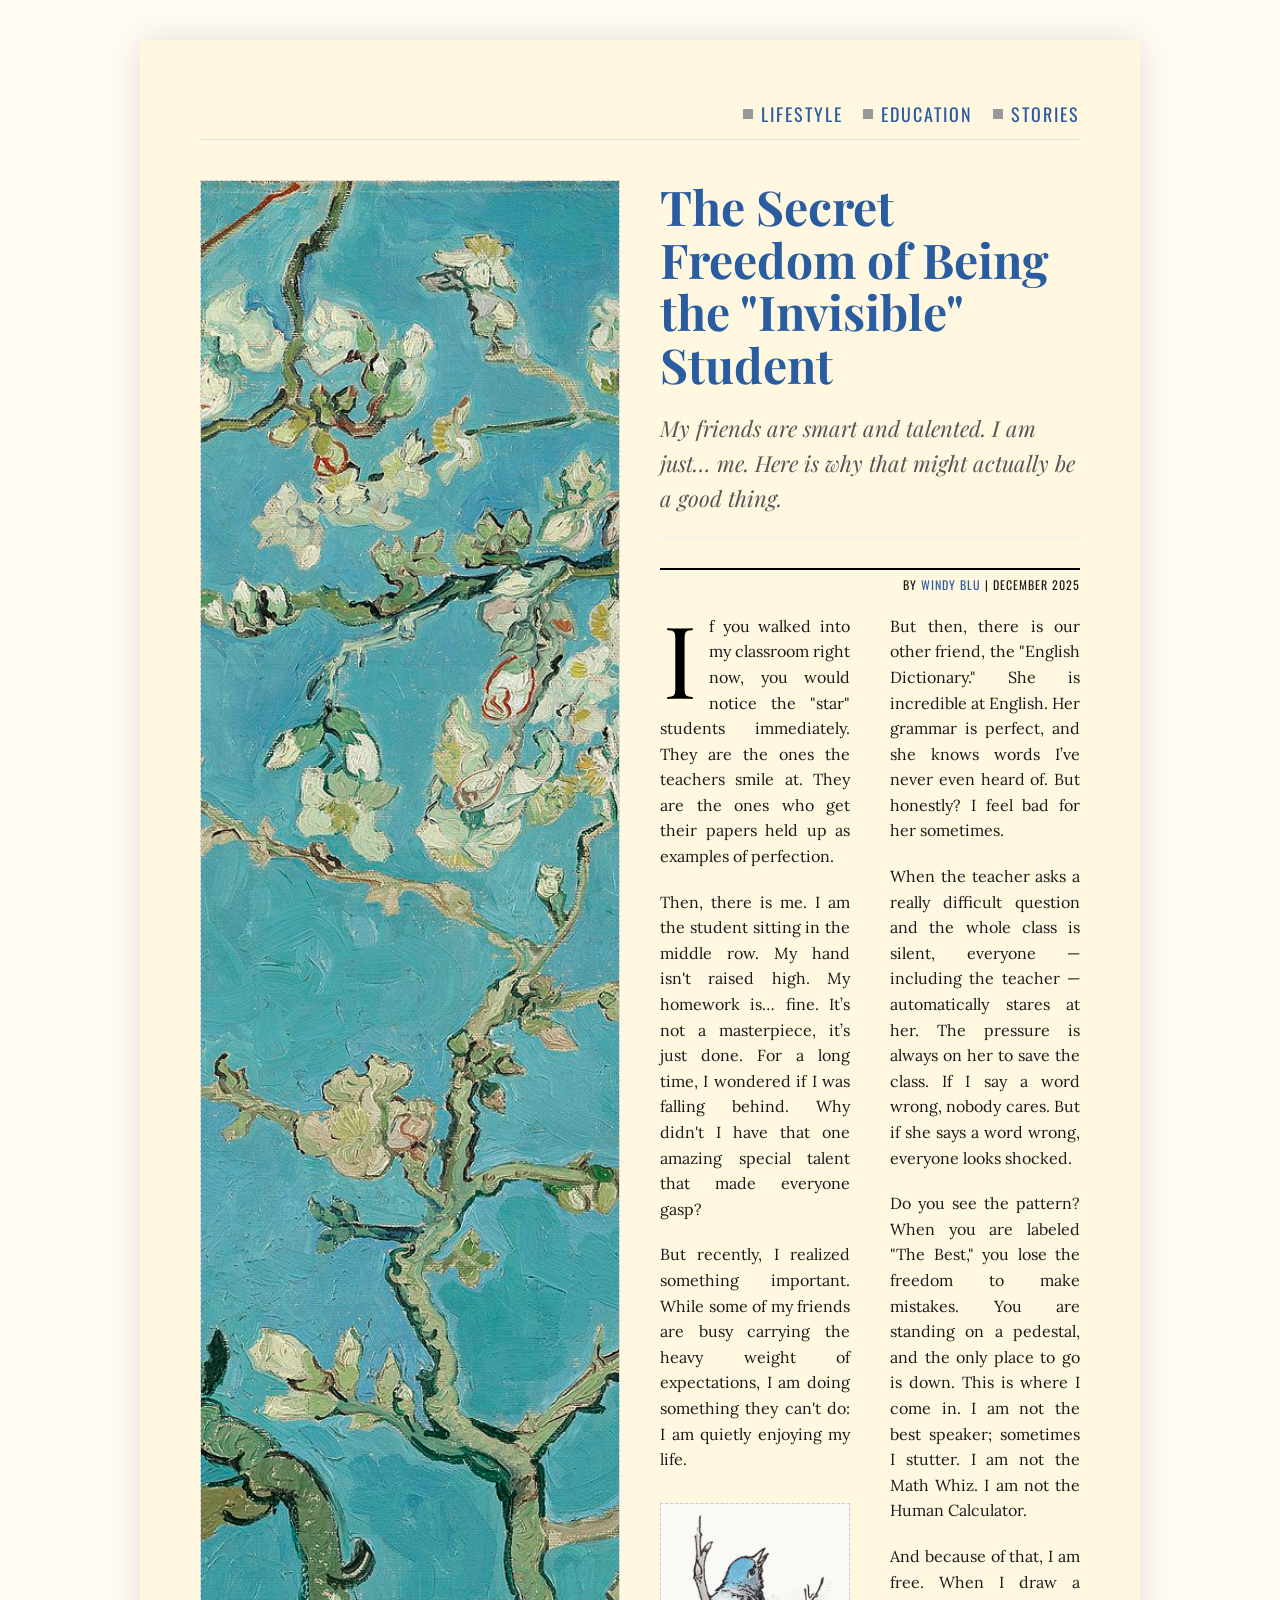
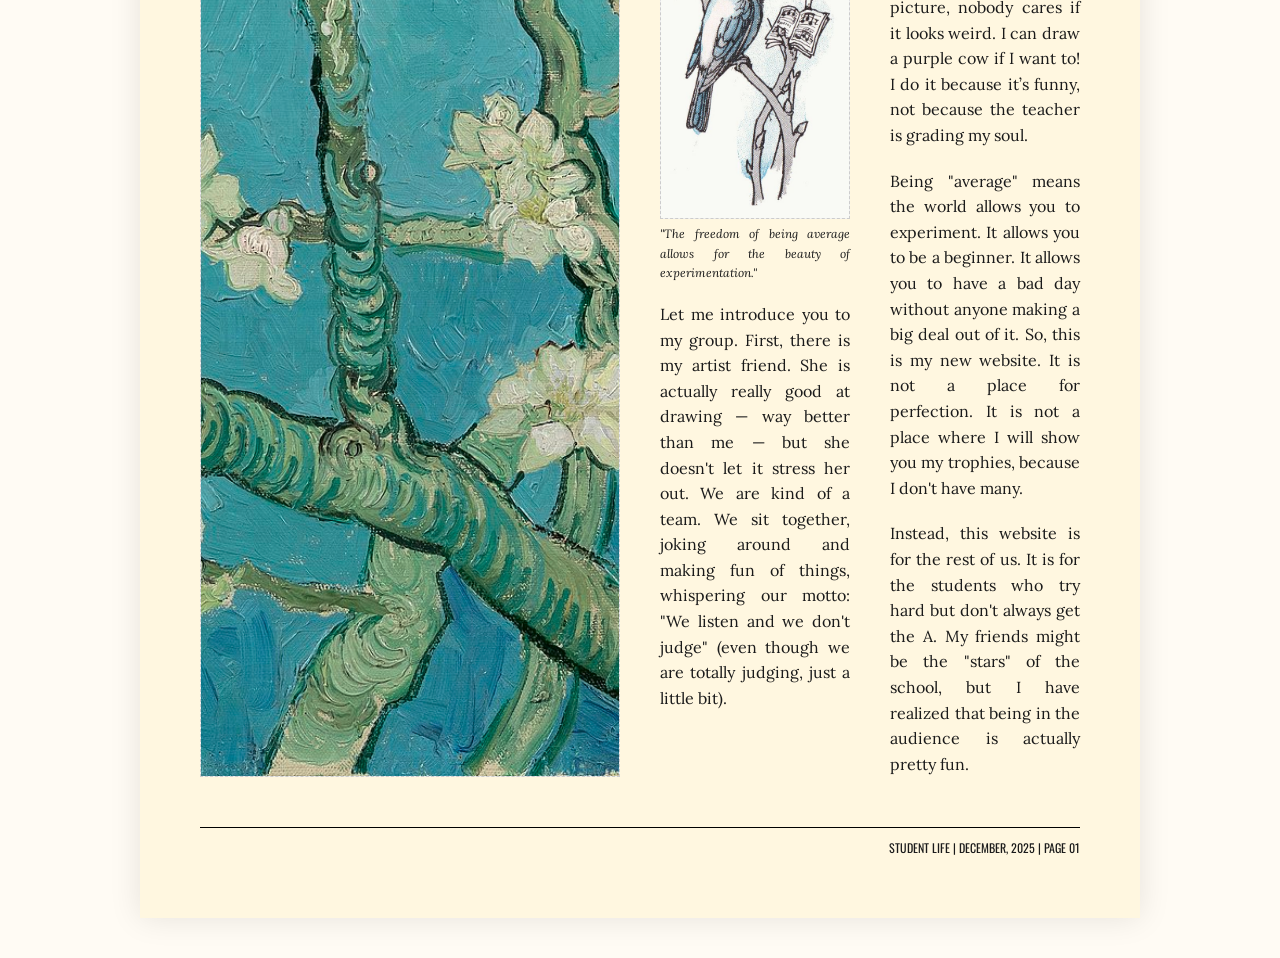
<file: magazine.html>
<!DOCTYPE html>
<html lang="en">
<head>
    <meta charset="UTF-8">
    <meta name="viewport" content="width=device-width, initial-scale=1.0">
    <title>The Invisible Student</title>
    <link href="https://fonts.googleapis.com/css2?family=Playfair+Display:ital,wght@0,700;1,400&family=Lora:ital,wght@0,400;0,700;1,400&family=Oswald:wght@300;500&display=swap" rel="stylesheet">
    <link rel="icon" type="image/x-icon" href="windyblu.png">
    <style>
        /* General Reset */
        * { margin: 0; padding: 0; box-sizing: border-box; }
        body {
            background-color: #fffbf4;
            font-family: 'Lora', serif;
            color: #1a1a1a;
            line-height: 1.6;
            padding: 40px 20px;
        }

        /* Magazine Page Container */
        .magazine-page {
            max-width: 1000px;
            margin: 0 auto;
            background: rgb(255, 247, 224);
            padding: 60px;
            box-shadow: 0 0 30px rgba(0,0,0,0.1);
            position: relative;
        }

        /* Top Navigation/Header bar */
        .top-header {
            display: flex;
            justify-content: flex-end;
            align-items: center;
            border-bottom: 1px solid #ddd;
            padding-bottom: 10px;
            margin-bottom: 40px;
            font-family: 'Oswald', sans-serif;
            font-size: 18px;
            text-transform: uppercase;
            letter-spacing: 2px;
        }
        .top-header span { color: #2a5ca0; margin-left: 20px; display: flex; align-items: center;}
        .top-header span::before {
            content: "";
            display: inline-block;
            width: 10px;
            height: 10px;
            background: #999;
            margin-right: 8px;
        }

        /* Layout Grid */
        .hero-section {
            display: grid;
            grid-template-columns: 1fr 1fr;
            gap: 40px;
            margin-bottom: 30px;
        }

        /* Image Placeholders */
        .image-placeholder {
            background-color: #f0f0f0;
            border: 1px dashed #ccc;
            display: flex;
            align-items: center;
            justify-content: center;
            color: #888;
            font-style: italic;
            width: 100%;
            min-height: 400px;
            overflow: hidden;
        }
        .image-placeholder img {
            width: 100%;
            height: 100%;
            object-fit: cover;
        }

        /* Typography */
        h1 {
            font-family: 'Playfair Display', serif;
            font-size: 48px;
            line-height: 1.1;
            margin-bottom: 20px;
            color: #2a5ca0;
        }

        .subtitle {
            font-family: 'Playfair Display', serif;
            font-style: italic;
            font-size: 22px;
            color: #555;
            margin-bottom: 30px;
            border-bottom: 1px solid #eee;
            padding-bottom: 20px;
        }

        .author-line {
            font-family: 'Oswald', sans-serif;
            text-transform: uppercase;
            font-size: 12px;
            letter-spacing: 1px;
            margin-bottom: 20px;
            text-align: right;
            border-top: 2px solid #000;
            padding-top: 5px;
        }

        /* Multi-column Body Text */
        .content-columns {
            column-count: 2;
            column-gap: 40px;
            text-align: justify;
            font-size: 16px;
        }

        /* The Drop Cap (The big 'I') */
        .drop-cap::first-letter {
            font-family: 'Playfair Display', serif;
            float: left;
            font-size: 100px;
            line-height: 0.8;
            padding-top: 4px;
            padding-right: 12px;
            padding-left: 3px;
            color: #000;
        }
        a {
            color:#2a5ca0;
            text-decoration: none;
        }
        p { margin-bottom: 20px; }

        /* Sidebar/Secondary Image area */
        .secondary-image-box {
            margin-top: 30px;
            break-inside: avoid; /* Prevents splitting across columns */
        }

        /* Footer */
        footer {
            margin-top: 50px;
            border-top: 1px solid #000;
            padding-top: 10px;
            display: flex;
            justify-content: flex-end;
            font-family: 'Oswald', sans-serif;
            font-size: 12px;
            text-transform: uppercase;
        }

        /* Responsive */
        @media (max-width: 768px) {
            .hero-section { grid-template-columns: 1fr; }
            .content-columns { column-count: 1; }
            h1 { font-size: 32px; }
            .magazine-page { padding: 20px; }
        }
    </style>
</head>
<body>

<div class="magazine-page">
    <!-- Header like the "Arte Livros" bar -->
    <header class="top-header">
        <span>Lifestyle</span>
        <span>Education</span>
        <span>Stories</span>
    </header>

    <div class="hero-section">
        <!-- Main Image Placeholder (Like the Van Gogh art) -->
        <div class="image-placeholder">
            <img src="art/treeflower.jpg">
        </div>

        <div>
            <h1>The Secret Freedom of Being the "Invisible" Student</h1>
            <p class="subtitle">My friends are smart and talented. I am just… me. Here is why that might actually be a good thing.</p>
            
            <div class="author-line">By <a href="index.html">Windy Blu</a> | DECEMBER 2025</div>

            <div class="content-columns">
                <p class="drop-cap">If you walked into my classroom right now, you would notice the "star" students immediately. They are the ones the teachers smile at. They are the ones who get their papers held up as examples of perfection.</p>
                
                <p>Then, there is me. I am the student sitting in the middle row. My hand isn't raised high. My homework is… fine. It’s not a masterpiece, it’s just done. For a long time, I wondered if I was falling behind. Why didn't I have that one amazing special talent that made everyone gasp?</p>

                <p>But recently, I realized something important. While some of my friends are busy carrying the heavy weight of expectations, I am doing something they can't do: I am quietly enjoying my life.</p>

                <!-- Small Secondary Image Placeholder inside text -->
                <div class="secondary-image-box">
                    <div class="image-placeholder" style="min-height: 200px;">
                        <img src="art/birdread.jpg">
                    </div>
                    <p style="font-size: 12px; font-style: italic; margin-top: 5px;">"The freedom of being average allows for the beauty of experimentation."</p>
                </div>

                <p>Let me introduce you to my group. First, there is my artist friend. She is actually really good at drawing — way better than me — but she doesn't let it stress her out. We are kind of a team. We sit together, joking around and making fun of things, whispering our motto: "We listen and we don't judge" (even though we are totally judging, just a little bit).</p>

                <p>But then, there is our other friend, the "English Dictionary." She is incredible at English. Her grammar is perfect, and she knows words I’ve never even heard of. But honestly? I feel bad for her sometimes.</p>

                <p>When the teacher asks a really difficult question and the whole class is silent, everyone — including the teacher — automatically stares at her. The pressure is always on her to save the class. If I say a word wrong, nobody cares. But if she says a word wrong, everyone looks shocked.</p>

                <p>Do you see the pattern? When you are labeled "The Best," you lose the freedom to make mistakes. You are standing on a pedestal, and the only place to go is down. This is where I come in. I am not the best speaker; sometimes I stutter. I am not the Math Whiz. I am not the Human Calculator.</p>

                <p>And because of that, I am free. When I draw a picture, nobody cares if it looks weird. I can draw a purple cow if I want to! I do it because it’s funny, not because the teacher is grading my soul.</p>

                <p>Being "average" means the world allows you to experiment. It allows you to be a beginner. It allows you to have a bad day without anyone making a big deal out of it. So, this is my new website. It is not a place for perfection. It is not a place where I will show you my trophies, because I don't have many.</p>

                <p>Instead, this website is for the rest of us. It is for the students who try hard but don't always get the A. My friends might be the "stars" of the school, but I have realized that being in the audience is actually pretty fun.</p>
            </div>
        </div>
    </div>

    <!-- Page Footer -->
    <footer>
        STUDENT LIFE | DECEMBER, 2025 | PAGE 01
    </footer>
</div>

</body>
</html>
</file>
